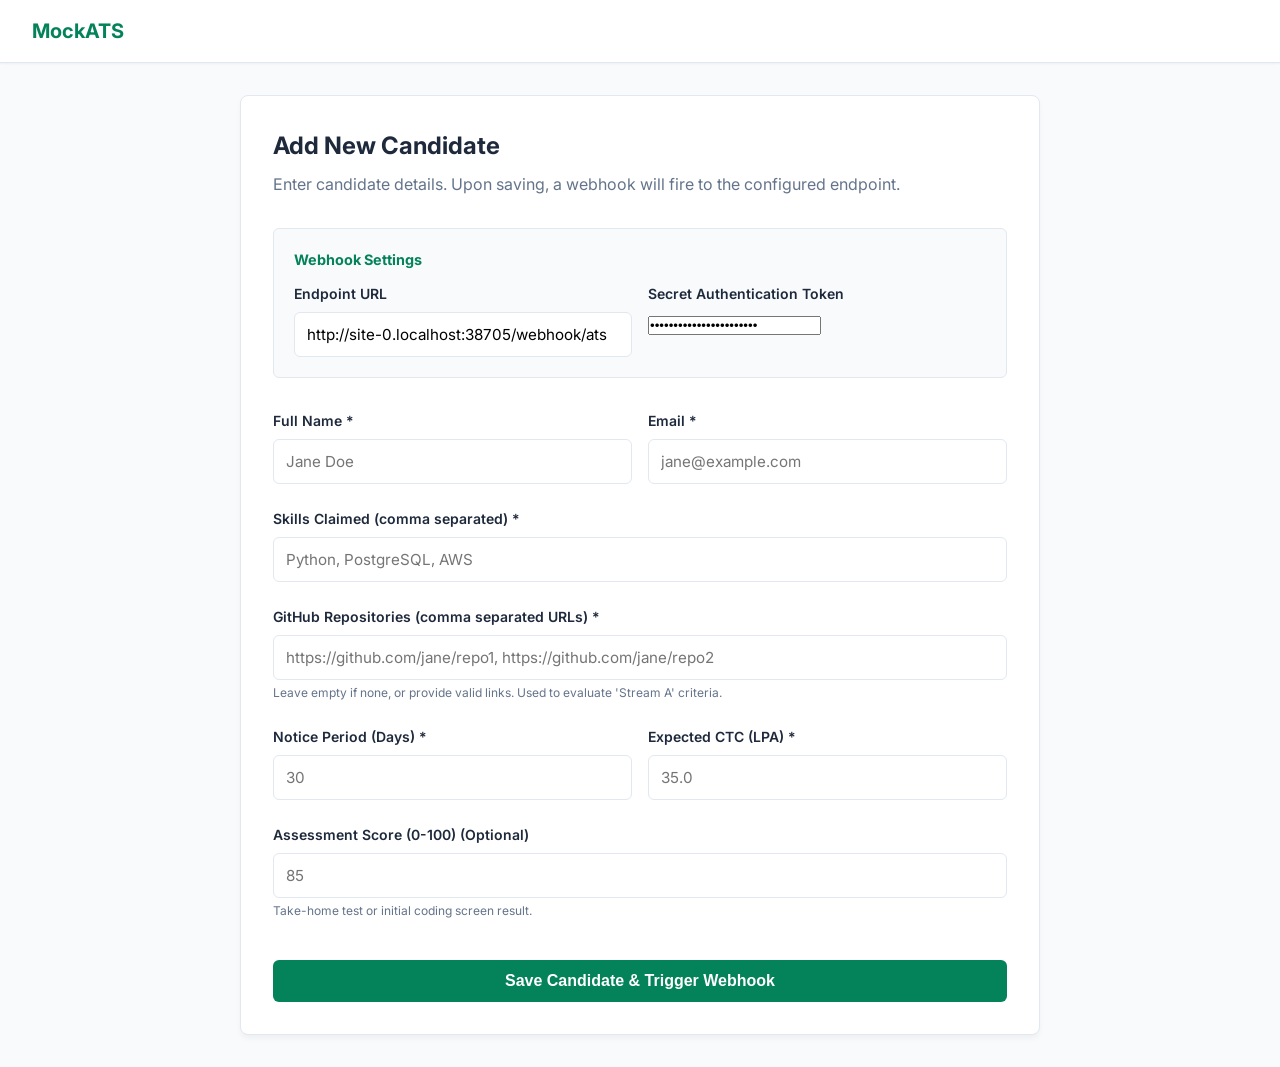
<file: meritengine/ui/ats.html>
<!DOCTYPE html>
<html lang="en">
<head>
    <meta charset="UTF-8">
    <meta name="viewport" content="width=device-width, initial-scale=1.0">
    <title>Greenhouse (Mock ATS)</title>
    <link href="https://fonts.googleapis.com/css2?family=Inter:wght@400;500;600;700&display=swap" rel="stylesheet">
    <style>
        /* Light, corporate theme completely distinct from MeritEngine's dark mode */
        :root {
            --gh-primary: #048259;
            --gh-bg: #f8fafc;
            --gh-surface: #ffffff;
            --gh-border: #e2e8f0;
            --gh-text: #1e293b;
            --gh-text-light: #64748b;
        }

        * { box-sizing: border-box; margin: 0; padding: 0; }

        body {
            font-family: 'Inter', sans-serif;
            background-color: var(--gh-bg);
            color: var(--gh-text);
            line-height: 1.5;
        }

        header {
            background-color: var(--gh-surface);
            border-bottom: 1px solid var(--gh-border);
            padding: 1rem 2rem;
            display: flex;
            align-items: center;
            box-shadow: 0 1px 2px rgba(0,0,0,0.05);
        }

        .logo {
            font-size: 1.25rem;
            font-weight: 700;
            color: var(--gh-primary);
        }

        .container {
            max-width: 800px;
            margin: 2rem auto;
            padding: 2rem;
            background: var(--gh-surface);
            border: 1px solid var(--gh-border);
            border-radius: 8px;
            box-shadow: 0 4px 6px -1px rgba(0,0,0,0.05);
        }

        h1 { font-size: 1.5rem; margin-bottom: 0.5rem; }
        p.subtitle { color: var(--gh-text-light); margin-bottom: 2rem; }

        .form-group {
            margin-bottom: 1.5rem;
        }

        label {
            display: block;
            font-size: 0.875rem;
            font-weight: 600;
            margin-bottom: 0.5rem;
            color: var(--gh-text);
        }

        input[type="text"], input[type="email"], input[type="number"] {
            width: 100%;
            padding: 0.75rem;
            border: 1px solid var(--gh-border);
            border-radius: 6px;
            font-size: 0.95rem;
            font-family: inherit;
        }

        input:focus {
            outline: 2px solid var(--gh-primary);
            border-color: transparent;
        }

        .hint {
            display: block;
            font-size: 0.75rem;
            color: var(--gh-text-light);
            margin-top: 0.25rem;
        }

        button.btn-submit {
            background-color: var(--gh-primary);
            color: white;
            border: none;
            padding: 0.75rem 1.5rem;
            font-size: 1rem;
            font-weight: 600;
            border-radius: 6px;
            cursor: pointer;
            width: 100%;
            margin-top: 1rem;
        }

        button.btn-submit:hover {
            background-color: #036946;
        }

        .two-col {
            display: grid;
            grid-template-columns: 1fr 1fr;
            gap: 1rem;
        }
    </style>
</head>
<body>
    <header>
        <div class="logo">MockATS</div>
    </header>

    <div class="container">
        <h1>Add New Candidate</h1>
        <p class="subtitle">Enter candidate details. Upon saving, a webhook will fire to the configured endpoint.</p>

        <form id="candidateForm">
            <!-- Webhook Settings -->
            <div style="border: 1px solid var(--gh-border); padding: 1.25rem; border-radius: 6px; margin-bottom: 2rem; background: #f8fafc;">
                <label style="font-size: 0.9rem; color: var(--gh-primary); font-weight: 700; margin-bottom: 0.75rem; display: block;">Webhook Settings</label>
                <div class="two-col">
                    <div class="form-group" style="margin-bottom: 0;">
                        <label>Endpoint URL</label>
                        <input type="text" id="webhook-target-url" placeholder="http://localhost:8000/webhook/ats">
                    </div>
                    <div class="form-group" style="margin-bottom: 0;">
                        <label>Secret Authentication Token</label>
                        <input type="password" id="webhook-target-secret" placeholder="Enter secret token">
                    </div>
                </div>
            </div>

            <div class="two-col">
                <div class="form-group">
                    <label>Full Name *</label>
                    <input type="text" id="cand-name" placeholder="Jane Doe" required>
                </div>
                <div class="form-group">
                    <label>Email *</label>
                    <input type="email" id="cand-email" placeholder="jane@example.com" required>
                </div>
            </div>

            <div class="form-group">
                <label>Skills Claimed (comma separated) *</label>
                <input type="text" id="cand-skills" placeholder="Python, PostgreSQL, AWS" required>
            </div>

            <div class="form-group">
                <label>GitHub Repositories (comma separated URLs) *</label>
                <input type="text" id="cand-github" placeholder="https://github.com/jane/repo1, https://github.com/jane/repo2">
                <span class="hint">Leave empty if none, or provide valid links. Used to evaluate 'Stream A' criteria.</span>
            </div>

            <div class="two-col">
                <div class="form-group">
                    <label>Notice Period (Days) *</label>
                    <input type="number" id="cand-notice" placeholder="30" required>
                </div>
                <div class="form-group">
                    <label>Expected CTC (LPA) *</label>
                    <input type="number" step="0.1" id="cand-ctc" placeholder="35.0" required>
                </div>
            </div>

            <div class="form-group">
                <label>Assessment Score (0-100) (Optional)</label>
                <input type="number" id="cand-score" placeholder="85" min="0" max="100">
                <span class="hint">Take-home test or initial coding screen result.</span>
            </div>

            <button type="button" id="btn-save" class="btn-submit">Save Candidate & Trigger Webhook</button>
        </form>
    </div>

    <!-- ATS JS Logic -->
    <script src="ats.js"></script>
</body>
</html>
</file>
